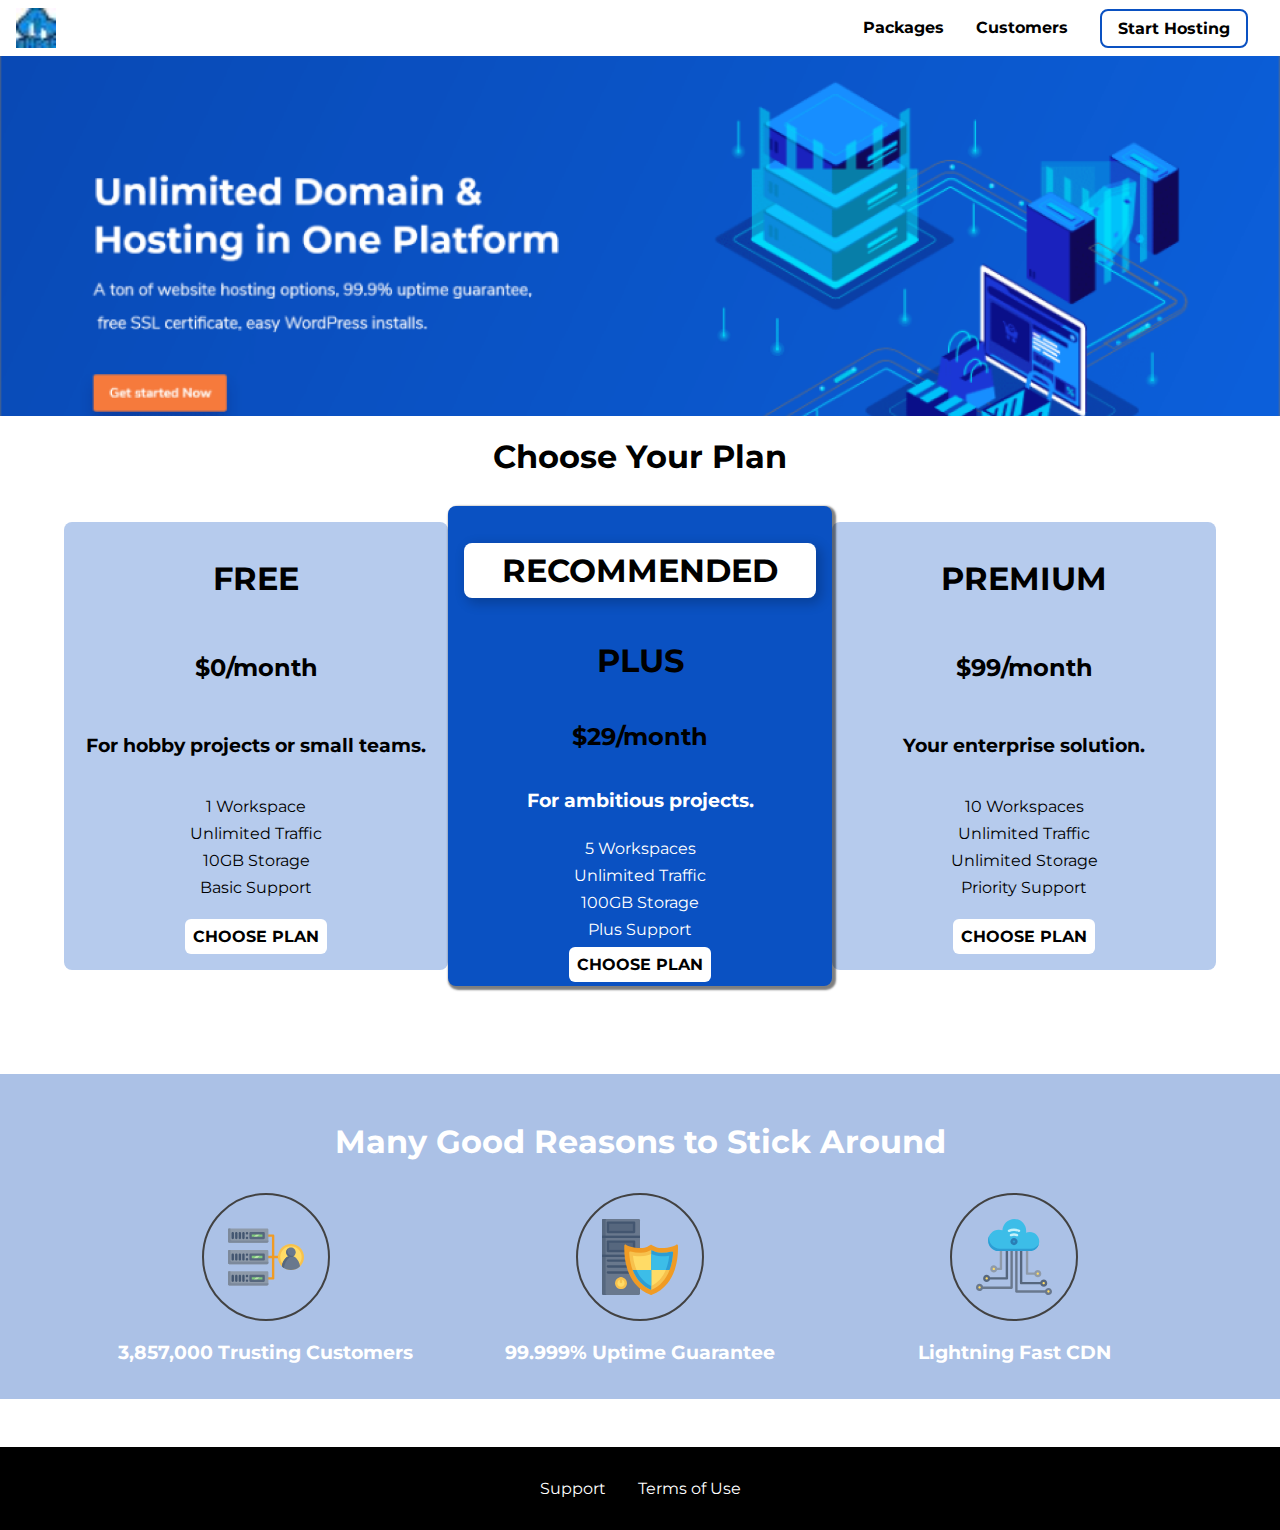
<file: index.html>
<!DOCTYPE html>
<html lang="en">

<head>
    <meta charset="UTF-8">
    <meta http-equiv="X-UA-Compatible" content="ie=edge">
    <meta name="viewport" content="width=device-width, initial-scale=1.0">
    <title>uHost</title>
    <link rel="shortcut icon" href="favicon.png">
    <link rel="stylesheet" href="shared.css">
    <link rel="stylesheet" href="main.css">
</head>

<body>
    <div class="backdrop"></div>
    <div class="modal">
        <h1 class="modal__title">Do you want to continue?</h1>
        <div class="modal__actions">
            <a href="start-hosting/index.html" class="modal__action">Yes!</a>
            <button class="modal__action modal__action--negative" type="button">No!</button>
        </div>
    </div>
    <header class="main-header">
        <div>
            <button class="toggle-button">
                <span class="toggle-button__bar"></span>
                <span class="toggle-button__bar"></span>
                <span class="toggle-button__bar"></span>
            </button>
            <a href="index.html" class="main-header__brand">
                <img src="./u-hosting.jpeg" alt="uHost - Your favorite hosting company">
            </a>
        </div>
        <nav class="main-nav">
            <ul class="main-nav__items">
                <li class="main-nav__item">
                    <a href="packages/index.html">Packages</a>
                </li>
                <li class="main-nav__item">
                    <a href="customers/index.html">Customers</a>
                </li>
                <li class="main-nav__item main-nav__item--cta">
                    <a href="start-hosting/index.html">Start Hosting</a>
                </li>
            </ul>
        </nav>
    </header>
    <nav class="mobile-nav">
        <ul class="mobile-nav__items">
            <li class="mobile-nav__item">
                <a href="packages/index.html">Packages</a>
            </li>
            <li class="mobile-nav__item">
                <a href="customers/index.html">Customers</a>
            </li>
            <li class="mobile-nav__item mobile-nav__item--cta">
                <a href="start-hosting/index.html">Start Hosting</a>
            </li>
        </ul>
    </nav>
    <main>
        <section id="product-overview">
        </section>
        <section id="plans">
            <h1 class="section-title">Choose Your Plan</h1>
            <div class="plan__list">
                <article class="plan">
                    <h1 class="plan__title">FREE</h1>
                    <h2 class="plan__price">$0/month</h2>
                    <h3>For hobby projects or small teams.</h3>
                    <ul class="plan__features">
                        <li class="plan__feature">1 Workspace</li>
                        <li class="plan__feature">Unlimited Traffic</li>
                        <li class="plan__feature">10GB Storage</li>
                        <li class="plan__feature">Basic Support</li>
                    </ul>
                    <div>
                        <button class="button">CHOOSE PLAN</button>
                    </div>
                </article>
                <article class="plan plan--highlighted">
                    <h1 class="plan__annotation">RECOMMENDED</h1>
                    <h1 class="plan__title">PLUS</h1>
                    <h2 class="plan__price">$29/month</h2>
                    <h3>For ambitious projects.</h3>
                    <ul class="plan__features">
                        <li class="plan__feature">5 Workspaces</li>
                        <li class="plan__feature">Unlimited Traffic</li>
                        <li class="plan__feature">100GB Storage</li>
                        <li class="plan__feature">Plus Support</li>
                    </ul>
                    <div>
                        <button class="button highlighted-btn">CHOOSE PLAN</button>
                    </div>
                </article>
                <article class="plan">
                    <h1 class="plan__title">PREMIUM</h1>
                    <h2 class="plan__price">$99/month</h2>
                    <h3>Your enterprise solution.</h3>
                    <ul class="plan__features">
                        <li class="plan__feature">10 Workspaces</li>
                        <li class="plan__feature">Unlimited Traffic</li>
                        <li class="plan__feature">Unlimited Storage</li>
                        <li class="plan__feature">Priority Support</li>
                    </ul>
                    <div>
                        <button class="button">CHOOSE PLAN</button>
                    </div>
                </article>
            </div>
        </section>
        <section id="key-features">
            <h1 class="section-title">Many Good Reasons to Stick Around</h1>
            <ul class="key-feature__list">
                <li class="key-feature">
                    <div class="key-feature__image">
                        <svg viewBox="0 0 512 512">
                            <path style="fill:#F09B24;" d="M344,248h-32V112c0-4.418-3.582-8-8-8h-40c-4.418,0-8,3.582-8,8s3.582,8,8,8h32v128h-32  c-4.418,0-8,3.582-8,8s3.582,8,8,8h32v128h-32c-4.418,0-8,3.582-8,8s3.582,8,8,8h40c4.418,0,8-3.582,8-8V264h32c4.418,0,8-3.582,8-8  S348.418,248,344,248z"
                            />
                            <path style="fill:#8E9AA9;" d="M264,64H8c-4.418,0-8,3.582-8,8v80c0,4.418,3.582,8,8,8h256c4.418,0,8-3.582,8-8V72  C272,67.582,268.418,64,264,64z"
                            />
                            <path style="fill:#7C899B;" d="M24,144c-4.418,0-8-3.582-8-8V64H8c-4.418,0-8,3.582-8,8v80c0,4.418,3.582,8,8,8h256  c4.418,0,8-3.582,8-8v-8H24z"
                            />
                            <rect x="152" y="96" style="fill:#B8E3A8;" width="88" height="32" />
                            <g>
                                <polygon style="fill:#7EC97D;" points="152,96 152,128 166,128 198,96  " />
                                <polygon style="fill:#7EC97D;" points="220,96 188,128 240,128 240,96  " />
                            </g>
                            <path style="fill:#56677E;" d="M240,136h-88c-4.418,0-8-3.582-8-8V96c0-4.418,3.582-8,8-8h88c4.418,0,8,3.582,8,8v32  C248,132.418,244.418,136,240,136z M160,120h72v-16h-72V120z"
                            />
                            <g>
                                <path style="fill:#435670;" d="M32,136c-4.418,0-8-3.582-8-8V96c0-4.418,3.582-8,8-8s8,3.582,8,8v32C40,132.418,36.418,136,32,136z   "
                                />
                                <path style="fill:#435670;" d="M56,136c-4.418,0-8-3.582-8-8V96c0-4.418,3.582-8,8-8s8,3.582,8,8v32C64,132.418,60.418,136,56,136z   "
                                />
                                <path style="fill:#435670;" d="M80,136c-4.418,0-8-3.582-8-8V96c0-4.418,3.582-8,8-8s8,3.582,8,8v32C88,132.418,84.418,136,80,136z   "
                                />
                                <path style="fill:#435670;" d="M104,136c-4.418,0-8-3.582-8-8V96c0-4.418,3.582-8,8-8s8,3.582,8,8v32   C112,132.418,108.418,136,104,136z"
                                />
                                <path style="fill:#435670;" d="M128,105c-4.418,0-8-3.582-8-8v-1c0-4.418,3.582-8,8-8s8,3.582,8,8v1   C136,101.418,132.418,105,128,105z"
                                />
                                <path style="fill:#435670;" d="M128,136c-4.418,0-8-3.582-8-8v-1c0-4.418,3.582-8,8-8s8,3.582,8,8v1   C136,132.418,132.418,136,128,136z"
                                />
                            </g>
                            <path style="fill:#8E9AA9;" d="M264,208H8c-4.418,0-8,3.582-8,8v80c0,4.418,3.582,8,8,8h256c4.418,0,8-3.582,8-8v-80  C272,211.582,268.418,208,264,208z"
                            />
                            <path style="fill:#7C899B;" d="M24,288c-4.418,0-8-3.582-8-8v-72H8c-4.418,0-8,3.582-8,8v80c0,4.418,3.582,8,8,8h256  c4.418,0,8-3.582,8-8v-8H24z"
                            />
                            <rect x="152" y="240" style="fill:#B8E3A8;" width="88" height="32" />
                            <g>
                                <polygon style="fill:#7EC97D;" points="152,240 152,272 166,272 198,240  " />
                                <polygon style="fill:#7EC97D;" points="220,240 188,272 240,272 240,240  " />
                            </g>
                            <path style="fill:#56677E;" d="M240,280h-88c-4.418,0-8-3.582-8-8v-32c0-4.418,3.582-8,8-8h88c4.418,0,8,3.582,8,8v32  C248,276.418,244.418,280,240,280z M160,264h72v-16h-72V264z"
                            />
                            <g>
                                <path style="fill:#435670;" d="M32,280c-4.418,0-8-3.582-8-8v-32c0-4.418,3.582-8,8-8s8,3.582,8,8v32C40,276.418,36.418,280,32,280   z"
                                />
                                <path style="fill:#435670;" d="M56,280c-4.418,0-8-3.582-8-8v-32c0-4.418,3.582-8,8-8s8,3.582,8,8v32C64,276.418,60.418,280,56,280   z"
                                />
                                <path style="fill:#435670;" d="M80,280c-4.418,0-8-3.582-8-8v-32c0-4.418,3.582-8,8-8s8,3.582,8,8v32C88,276.418,84.418,280,80,280   z"
                                />
                                <path style="fill:#435670;" d="M104,280c-4.418,0-8-3.582-8-8v-32c0-4.418,3.582-8,8-8s8,3.582,8,8v32   C112,276.418,108.418,280,104,280z"
                                />
                                <path style="fill:#435670;" d="M128,249c-4.418,0-8-3.582-8-8v-1c0-4.418,3.582-8,8-8s8,3.582,8,8v1   C136,245.418,132.418,249,128,249z"
                                />
                                <path style="fill:#435670;" d="M128,280c-4.418,0-8-3.582-8-8v-1c0-4.418,3.582-8,8-8s8,3.582,8,8v1   C136,276.418,132.418,280,128,280z"
                                />
                            </g>
                            <path style="fill:#8E9AA9;" d="M264,352H8c-4.418,0-8,3.582-8,8v80c0,4.418,3.582,8,8,8h256c4.418,0,8-3.582,8-8v-80  C272,355.582,268.418,352,264,352z"
                            />
                            <path style="fill:#7C899B;" d="M24,432c-4.418,0-8-3.582-8-8v-72H8c-4.418,0-8,3.582-8,8v80c0,4.418,3.582,8,8,8h256  c4.418,0,8-3.582,8-8v-8H24z"
                            />
                            <rect x="152" y="384" style="fill:#B8E3A8;" width="88" height="32" />
                            <g>
                                <polygon style="fill:#7EC97D;" points="152,384 152,416 166,416 198,384  " />
                                <polygon style="fill:#7EC97D;" points="220,384 188,416 240,416 240,384  " />
                            </g>
                            <path style="fill:#56677E;" d="M240,424h-88c-4.418,0-8-3.582-8-8v-32c0-4.418,3.582-8,8-8h88c4.418,0,8,3.582,8,8v32  C248,420.418,244.418,424,240,424z M160,408h72v-16h-72V408z"
                            />
                            <g>
                                <path style="fill:#435670;" d="M32,424c-4.418,0-8-3.582-8-8v-32c0-4.418,3.582-8,8-8s8,3.582,8,8v32C40,420.418,36.418,424,32,424   z"
                                />
                                <path style="fill:#435670;" d="M56,424c-4.418,0-8-3.582-8-8v-32c0-4.418,3.582-8,8-8s8,3.582,8,8v32C64,420.418,60.418,424,56,424   z"
                                />
                                <path style="fill:#435670;" d="M80,424c-4.418,0-8-3.582-8-8v-32c0-4.418,3.582-8,8-8s8,3.582,8,8v32C88,420.418,84.418,424,80,424   z"
                                />
                                <path style="fill:#435670;" d="M104,424c-4.418,0-8-3.582-8-8v-32c0-4.418,3.582-8,8-8s8,3.582,8,8v32   C112,420.418,108.418,424,104,424z"
                                />
                                <path style="fill:#435670;" d="M128,393c-4.418,0-8-3.582-8-8v-1c0-4.418,3.582-8,8-8s8,3.582,8,8v1   C136,389.418,132.418,393,128,393z"
                                />
                                <path style="fill:#435670;" d="M128,424c-4.418,0-8-3.582-8-8v-1c0-4.418,3.582-8,8-8s8,3.582,8,8v1   C136,420.418,132.418,424,128,424z"
                                />
                            </g>
                            <path style="fill:#F7C14D;" d="M424,168c-48.523,0-88,39.477-88,88s39.477,88,88,88s88-39.477,88-88S472.523,168,424,168z" />
                            <path style="fill:#FFDB66;" d="M424,184c-39.701,0-72,32.299-72,72s32.299,72,72,72s72-32.299,72-72S463.701,184,424,184z" />
                            <path style="fill:#69788D;" d="M484.893,314.16C476.393,274.588,451.922,248,424,248s-52.393,26.588-60.893,66.16  c-0.605,2.82,0.354,5.749,2.511,7.664C381.731,336.124,402.465,344,424,344s42.269-7.876,58.381-22.176  C484.539,319.909,485.498,316.98,484.893,314.16z"
                            />
                            <path style="fill:#56677E;" d="M434.053,249.171C430.768,248.403,427.411,248,424,248c-27.922,0-52.393,26.588-60.893,66.16  c-0.605,2.82,0.354,5.749,2.511,7.664c3.383,3.002,6.979,5.703,10.734,8.125C384.904,286.243,407.373,255.378,434.053,249.171z"
                            />
                            <path style="fill:#69788D;" d="M424,192c-17.645,0-32,14.355-32,32s14.355,32,32,32s32-14.355,32-32S441.645,192,424,192z" />
                            <path style="fill:#56677E;" d="M432,248c-17.645,0-32-14.355-32-32c0-6.783,2.128-13.076,5.742-18.258  C397.444,203.53,392,213.138,392,224c0,17.645,14.355,32,32,32c10.862,0,20.471-5.444,26.258-13.742  C445.076,245.872,438.783,248,432,248z"
                            />

                        </svg>
                    </div>
                    <p class="key-feature__description">3,857,000 Trusting Customers</p>
                </li>
                <li class="key-feature">
                    <div class="key-feature__image">
                        <svg viewBox="0 0 512 512">
                            <path style="fill:#69788D;" d="M248,0H8C3.582,0,0,3.582,0,8v496c0,4.418,3.582,8,8,8h240c4.418,0,8-3.582,8-8V8  C256,3.582,252.418,0,248,0z"
                            />
                            <path style="fill:#56677E;" d="M24,504V8c0-4.418,3.582-8,8-8H8C3.582,0,0,3.582,0,8v496c0,4.418,3.582,8,8,8h24  C27.582,512,24,508.418,24,504z"
                            />
                            <g>
                                <rect x="0" y="112" style="fill:#435670;" width="256" height="16" />
                                <rect x="0" y="240" style="fill:#435670;" width="256" height="16" />
                            </g>
                            <path style="fill:#F7C14D;" d="M128,392c-22.056,0-40,17.944-40,40s17.944,40,40,40s40-17.944,40-40S150.056,392,128,392z" />
                            <path style="fill:#FFDB66;" d="M128,408c-13.233,0-24,10.767-24,24s10.767,24,24,24s24-10.767,24-24S141.233,408,128,408z" />
                            <path style="fill:#F7C14D;" d="M128,392c-2.739,0-5.414,0.278-8,0.805V424c0,4.418,3.582,8,8,8c4.418,0,8-3.582,8-8v-31.195  C133.414,392.278,130.739,392,128,392z"
                            />
                            <g>
                                <path style="fill:#435670;" d="M216,288H40c-4.418,0-8-3.582-8-8s3.582-8,8-8h176c4.418,0,8,3.582,8,8S220.418,288,216,288z"
                                />
                                <path style="fill:#435670;" d="M216,328H40c-4.418,0-8-3.582-8-8s3.582-8,8-8h176c4.418,0,8,3.582,8,8S220.418,328,216,328z"
                                />
                                <path style="fill:#435670;" d="M216,368H40c-4.418,0-8-3.582-8-8s3.582-8,8-8h176c4.418,0,8,3.582,8,8S220.418,368,216,368z"
                                />
                                <path style="fill:#435670;" d="M216,16H40c-4.418,0-8,3.582-8,8v64c0,4.418,3.582,8,8,8h176c4.418,0,8-3.582,8-8V24   C224,19.582,220.418,16,216,16z"
                                />
                            </g>
                            <rect x="48" y="32" style="fill:#56677E;" width="160" height="48" />
                            <path style="fill:#435670;" d="M216,144H40c-4.418,0-8,3.582-8,8v64c0,4.418,3.582,8,8,8h176c4.418,0,8-3.582,8-8v-64  C224,147.582,220.418,144,216,144z"
                            />
                            <rect x="48" y="160" style="fill:#56677E;" width="160" height="48" />
                            <path style="fill:#F09B24;" d="M511.747,180.237c-0.194-6.537-8.107-10.107-13.135-5.894c-5.6,4.693-42.904,21.282-98.514,21.282  c-33.45,0-64.625-20.999-64.929-21.206c-2.9-1.991-6.764-1.85-9.512,0.346c-2.677,2.135-27.201,20.86-63.793,20.86  c-55.607,0-92.914-16.589-98.515-21.282c-5.028-4.211-12.941-0.645-13.135,5.894c-1.634,54.834,4.655,105.941,18.693,151.903  c12.096,39.604,29.759,74.047,52.497,102.373c27.538,34.304,62.743,59.882,104.66,76.045c3.069,1.918,6.757,1.921,9.83,0  c41.917-16.163,77.122-41.741,104.66-76.045c22.738-28.326,40.401-62.77,52.497-102.373  C507.092,286.179,513.381,235.071,511.747,180.237z"
                            />
                            <path style="fill:#F7C14D;" d="M476.21,221.226c-1.953-1.631-4.568-2.235-7.036-1.628c-21.686,5.327-44.926,8.028-69.075,8.028  c-25.926,0-49.633-8.975-64.955-16.504c-2.307-1.134-5.016-1.091-7.284,0.116c-14.059,7.477-36.919,16.388-65.994,16.388  c-24.153,0-47.394-2.701-69.075-8.028c-5.155-1.268-10.221,2.966-9.894,8.261c2.077,33.693,7.668,65.635,16.616,94.935  c22.774,74.565,66.139,126.334,128.888,153.868c2.032,0.891,4.397,0.891,6.43,0c61.777-27.107,104.716-78.876,127.62-153.868  c8.948-29.3,14.539-61.241,16.616-94.935C479.224,225.319,478.163,222.856,476.21,221.226z"
                            />
                            <path style="fill:#FFDB66;" d="M331.609,451.727c-52.604-25.289-89.304-70.987-109.144-135.944  c-6.532-21.39-11.162-44.336-13.82-68.447c17.133,2.852,34.952,4.291,53.22,4.291c29.394,0,53.376-7.793,69.978-15.561  c17.44,7.736,41.656,15.561,68.256,15.561c18.267,0,36.085-1.439,53.219-4.291c-2.659,24.112-7.288,47.06-13.82,68.448  C419.545,381.108,383.27,426.805,331.609,451.727z"
                            />
                            <g>
                                <path style="fill:#2C9DD4;" d="M479.066,227.858c0.157-2.539-0.903-5.002-2.856-6.633s-4.568-2.235-7.036-1.628   c-21.686,5.327-44.926,8.028-69.075,8.028c-25.926,0-49.633-8.975-64.955-16.504c-1.057-0.52-2.2-0.78-3.345-0.806l-0.072,133.351   h123.601c2.556-6.746,4.933-13.702,7.123-20.874C471.398,293.493,476.989,261.552,479.066,227.858z"
                                />
                                <path style="fill:#2C9DD4;" d="M206.658,343.667c24.153,63.42,65.028,108.108,121.743,132.995c1.031,0.452,2.147,0.673,3.263,0.666   l0.063-133.661H206.658z"
                                />
                            </g>
                            <g>
                                <path style="fill:#3CBDE8;" d="M439.497,315.783c6.532-21.389,11.161-44.336,13.82-68.448c-17.134,2.852-34.952,4.291-53.219,4.291   c-26.6,0-50.815-7.824-68.256-15.561l-0.116,107.601h97.758C433.179,334.807,436.524,325.518,439.497,315.783z"
                                />
                                <path style="fill:#3CBDE8;" d="M232.523,343.667c21.144,50.298,54.363,86.56,99.087,108.06l0.117-108.06H232.523z" />
                            </g>
                        </svg>
                    </div>
                    <p class="key-feature__description">99.999% Uptime Guarantee</p>
                </li>
                <li class="key-feature">
                    <div class="key-feature__image">
                        <svg viewBox="0 0 512 512">
                            <path style="fill:#8E9AA9;" d="M168,200c-4.418,0-8,3.582-8,8v120h-17.376c-3.302-9.311-12.194-16-22.624-16  c-13.234,0-24,10.767-24,24s10.766,24,24,24c10.429,0,19.321-6.689,22.624-16H168c4.418,0,8-3.582,8-8V208  C176,203.582,172.418,200,168,200z"
                            />
                            <path style="fill:#FFDB66;" d="M120,328c-4.411,0-8,3.589-8,8s3.589,8,8,8s8-3.589,8-8S124.411,328,120,328z" />
                            <path style="fill:#56677E;" d="M208,200c-4.418,0-8,3.582-8,8v184H94.624C91.322,382.689,82.43,376,72,376  c-13.234,0-24,10.767-24,24s10.766,24,24,24c10.429,0,19.321-6.689,22.624-16H208c4.418,0,8-3.582,8-8V208  C216,203.582,212.418,200,208,200z"
                            />
                            <path style="fill:#FFDB66;" d="M72,392c-4.411,0-8,3.589-8,8s3.589,8,8,8s8-3.589,8-8S76.411,392,72,392z" />
                            <path style="fill:#69788D;" d="M240,208c-4.418,0-8,3.582-8,8v239H47.24c-2.671-10.34-12.078-18-23.24-18c-13.234,0-24,10.767-24,24  s10.766,24,24,24c9.666,0,18.009-5.747,21.809-14H240c4.418,0,8-3.582,8-8V216C248,211.582,244.418,208,240,208z"
                            />
                            <path style="fill:#FFDB66;" d="M24,453c-4.411,0-8,3.589-8,8s3.589,8,8,8s8-3.589,8-8S28.411,453,24,453z" />
                            <path style="fill:#69788D;" d="M488,464c-10.429,0-19.321,6.689-22.624,16H280V208c0-4.418-3.582-8-8-8s-8,3.582-8,8v280  c0,4.418,3.582,8,8,8h193.376c3.302,9.311,12.194,16,22.624,16c13.234,0,24-10.767,24-24S501.234,464,488,464z"
                            />
                            <path style="fill:#FFDB66;" d="M488,480c-4.411,0-8,3.589-8,8s3.589,8,8,8s8-3.589,8-8S492.411,480,488,480z" />
                            <path style="fill:#56677E;" d="M456,408c-10.429,0-19.321,6.689-22.624,16H312V208c0-4.418-3.582-8-8-8s-8,3.582-8,8v224  c0,4.418,3.582,8,8,8h129.376c3.302,9.311,12.194,16,22.624,16c13.234,0,24-10.767,24-24S469.234,408,456,408z"
                            />
                            <path style="fill:#FFDB66;" d="M456,424c-4.411,0-8,3.589-8,8s3.589,8,8,8s8-3.589,8-8S460.411,424,456,424z" />
                            <path style="fill:#8E9AA9;" d="M416,344c-10.429,0-19.321,6.689-22.624,16H352V208c0-4.418-3.582-8-8-8s-8,3.582-8,8v160  c0,4.418,3.582,8,8,8h49.376c3.302,9.311,12.194,16,22.624,16c13.234,0,24-10.767,24-24S429.234,344,416,344z"
                            />
                            <path style="fill:#FFDB66;" d="M416,360c-4.411,0-8,3.589-8,8s3.589,8,8,8s8-3.589,8-8S420.411,360,416,360z" />
                            <path style="fill:#3CBDE8;" d="M362,88c-8.741,0-17.231,1.751-25.06,5.085C337.646,88.797,338,84.43,338,80  c0-44.112-35.888-80-80-80c-42.823,0-77.895,33.816-79.909,76.149C170.393,73.415,162.244,72,154,72c-39.701,0-72,32.299-72,72  s32.299,72,72,72h208c35.29,0,64-28.71,64-64S397.29,88,362,88z"
                            />
                            <path style="fill:#2C9DD4;" d="M368,200H160c-39.701,0-72-32.299-72-72c0-5.863,0.721-11.559,2.05-17.019  C84.918,120.88,82,132.102,82,144c0,39.701,32.299,72,72,72h208c30.389,0,55.88-21.296,62.379-49.743  C413.565,186.327,392.352,200,368,200z"
                            />
                            <path style="fill:#2A7DB5;" d="M256,128c-13.234,0-24,10.767-24,24s10.766,24,24,24c13.233,0,24-10.767,24-24S269.233,128,256,128z"
                            />
                            <path style="fill:#2C9DD4;" d="M256,144c-4.411,0-8,3.589-8,8s3.589,8,8,8c4.411,0,8-3.589,8-8S260.411,144,256,144z" />
                            <g>
                                <path style="fill:#C5F1FA;" d="M221.755,87.695c-2.994,0-5.864-1.688-7.233-4.572c-1.894-3.991-0.194-8.763,3.798-10.657   C230.157,66.849,242.834,64,256,64c13.166,0,25.844,2.849,37.68,8.466c3.992,1.895,5.692,6.666,3.798,10.657   s-6.666,5.692-10.657,3.798C277.144,82.328,266.774,80,256,80c-10.774,0-21.144,2.328-30.821,6.921   C224.072,87.446,222.904,87.695,221.755,87.695z"
                                />
                                <path style="fill:#C5F1FA;" d="M276.545,116.618c-1.148,0-2.316-0.249-3.424-0.774C267.745,113.293,261.985,112,256,112   c-5.985,0-11.745,1.293-17.121,3.844c-3.991,1.895-8.763,0.192-10.657-3.798c-1.894-3.992-0.193-8.764,3.798-10.657   C239.557,97.813,247.625,96,256,96c8.376,0,16.444,1.813,23.98,5.389c3.991,1.894,5.692,6.665,3.798,10.657   C282.41,114.93,279.539,116.618,276.545,116.618z"
                                />
                            </g>

                        </svg>
                    </div>
                    <p class="key-feature__description">Lightning Fast CDN</p>
                </li>
            </ul>
        </section>
    </main>
    <footer class="main-footer">
        <nav>
            <ul class="main-footer__links">
                <li class="main-footer__link">
                    <a href="#">Support</a>
                </li>
                <li class="main-footer__link">
                    <a href="#">Terms of Use</a>
                </li>
            </ul>
        </nav>
    </footer>
    <script src="shared.js"></script>
</body>

</html>
</file>
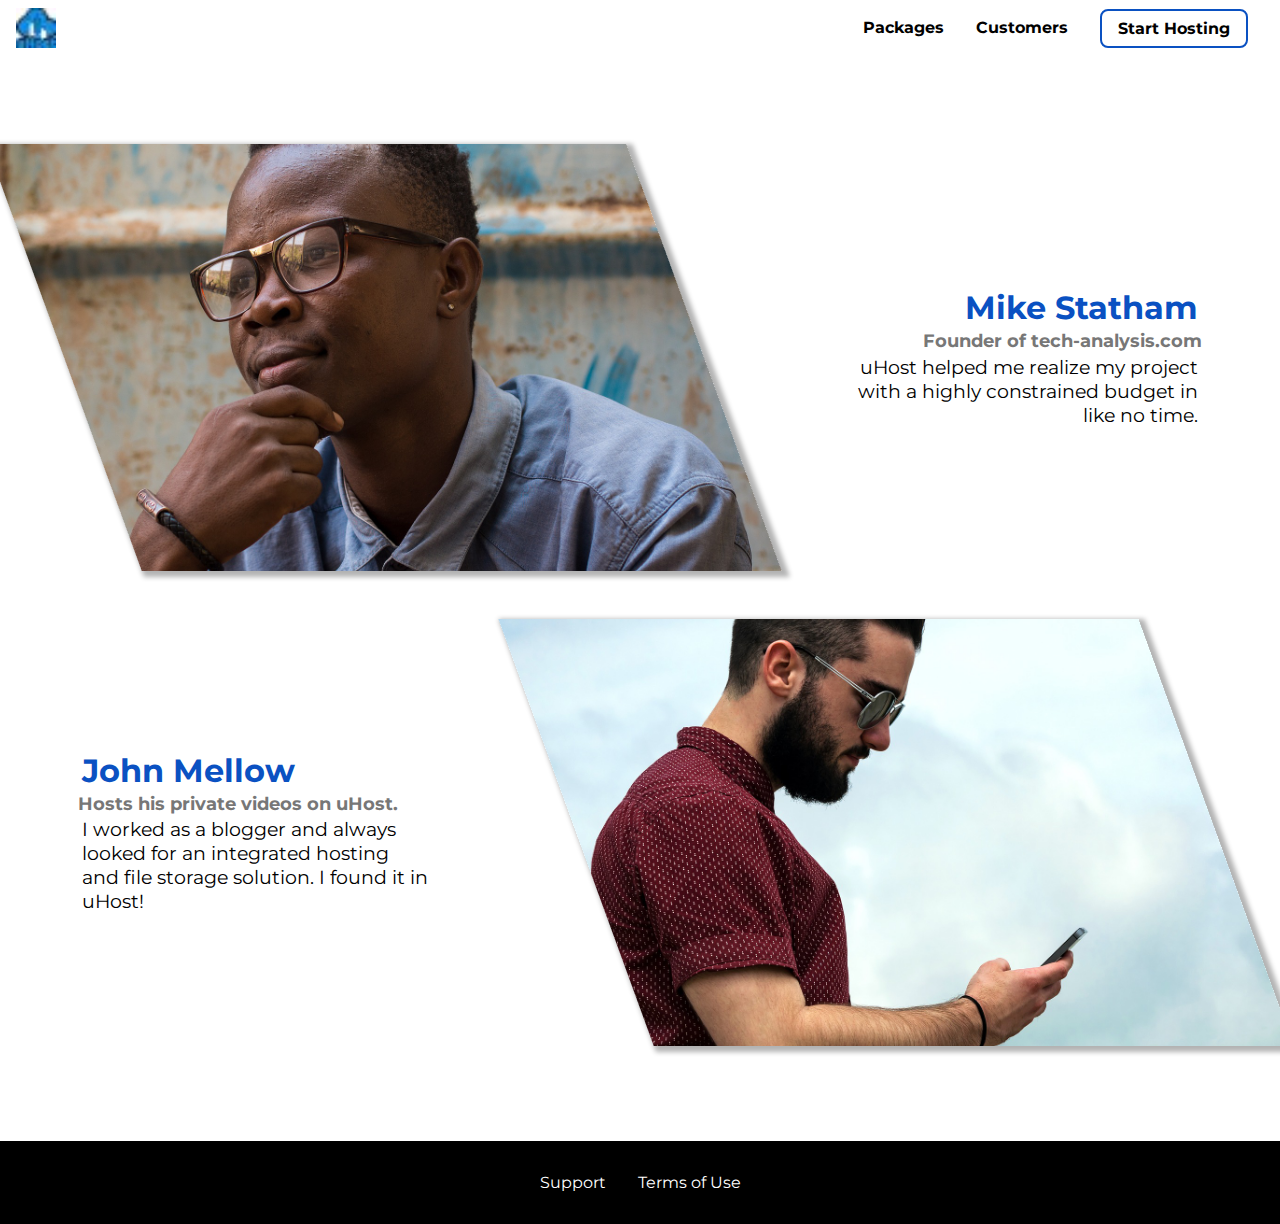
<file: customers/index.html>
<!DOCTYPE html>
<html lang="en">

<head>
    <meta charset="UTF-8">
    <meta name="viewport" content="width=device-width, initial-scale=1.0">
    <meta http-equiv="X-UA-Compatible" content="ie=edge">
    <title>uHost Customers</title>
    <link rel="shortcut icon" href="../favicon.png">
    <link rel="stylesheet" href="../shared.css">
    <link rel="stylesheet" href="customers.css">
</head>

<body>
    <div class="backdrop"></div>
    <header class="main-header">
        <div>
            <button class="toggle-button">
                <span class="toggle-button__bar"></span>
                <span class="toggle-button__bar"></span>
                <span class="toggle-button__bar"></span>
            </button>
            <a href="../index.html" class="main-header__brand">
                <img src="../u-hosting.jpeg" alt="uHost - Your favorite hosting company">
            </a>
        </div>
        <nav class="main-nav">
            <ul class="main-nav__items">
                <li class="main-nav__item">
                    <a href="../packages/index.html">Packages</a>
                </li>
                <li class="main-nav__item">
                    <a href="index.html">Customers</a>
                </li>
                <li class="main-nav__item main-nav__item--cta">
                    <a href="../start-hosting/index.html">Start Hosting</a>
                </li>
            </ul>
        </nav>
    </header>
    <nav class="mobile-nav">
        <ul class="mobile-nav__items">
            <li class="mobile-nav__item">
                <a href="../packages/index.html">Packages</a>
            </li>
            <li class="mobile-nav__item">
                <a href="index.html">Customers</a>
            </li>
            <li class="mobile-nav__item mobile-nav__item--cta">
                <a href="../start-hosting/index.html">Start Hosting</a>
            </li>
        </ul>
    </nav>
    <main>
        <div>
            <div class="testimonial" id="customer-1">
                <div class="testimonial__image-container">
                    <img src="../images/customer-1.jpg" alt="Mike Statham - Customer" class="testimonial__image">
                </div>
                <div class="testimonial__info">
                    <h1 class="testimonial__name">Mike Statham</h1>
                    <h2 class="testimonial__subtitle">Founder of
                        <a href="tech-analysis.com">tech-analysis.com</a>
                    </h2>
                    <p class="testimonial__text">uHost helped me realize my project with a highly constrained budget in like no time.</p>
                </div>
            </div>
            <div class="testimonial" id="customer-2">

                <div class="testimonial__info">
                    <h1 class="testimonial__name">John Mellow</h1>
                    <h2 class="testimonial__subtitle">Hosts his private videos on uHost.
                    </h2>
                    <p class="testimonial__text">I worked as a blogger and always looked for an integrated hosting and file storage solution. I found
                        it in uHost!
                    </p>
                </div>
                <div class="testimonial__image-container">
                    <img src="../images/customer-2.jpg" alt="John Mellow - Customer" class="testimonial__image">
                </div>
            </div>
        </div>
    </main>
    <footer class="main-footer">
        <nav>
            <ul class="main-footer__links">
                <li class="main-footer__link">
                    <a href="#">Support</a>
                </li>
                <li class="main-footer__link">
                    <a href="#">Terms of Use</a>
                </li>
            </ul>
        </nav>
    </footer>
    <script src="../shared.js"></script>
</body>

</html>
</file>
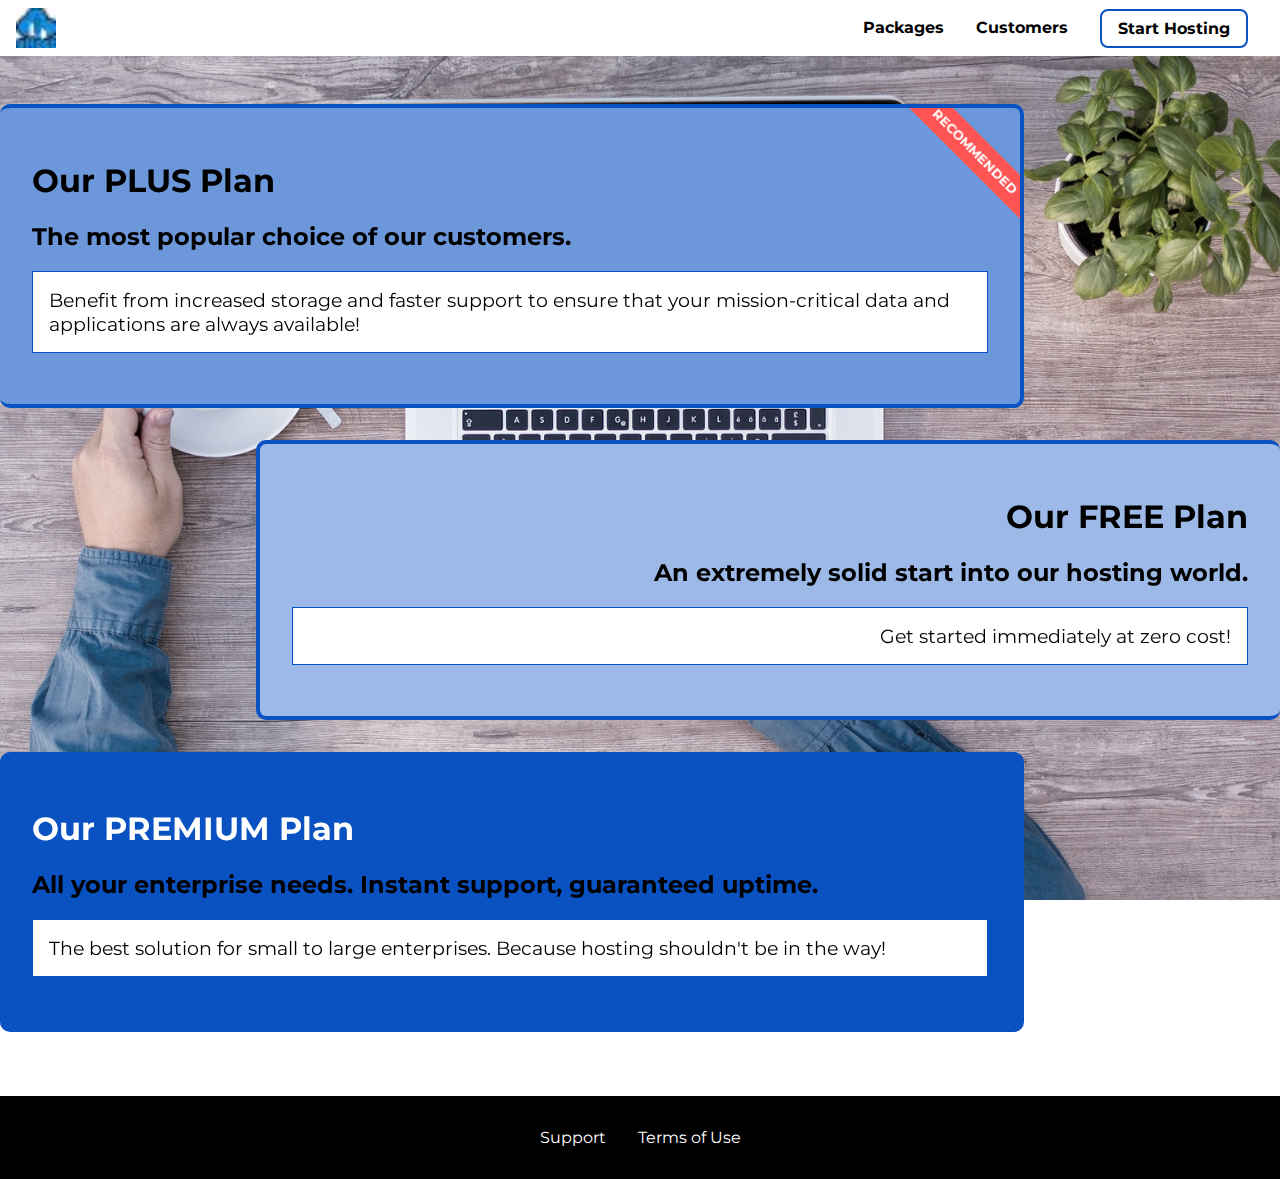
<file: packages/index.html>
<!DOCTYPE html>
<html lang="en">

<head>
    <meta charset="UTF-8">
    <meta http-equiv="X-UA-Compatible" content="ie=edge">
    <meta name="viewport" content="width=device-width, initial-scale=1.0">
    <title>uHost</title>
    <link rel="shortcut icon" href="../favicon.png">
    <link rel="stylesheet" href="../shared.css">
    <link rel="stylesheet" href="packages.css">
</head>

<body>
    <div class="backdrop"></div>
    <div class="background"></div>
    <header class="main-header">
        <div>
            <button class="toggle-button">
                <span class="toggle-button__bar"></span>
                <span class="toggle-button__bar"></span>
                <span class="toggle-button__bar"></span>
            </button>
            <a href="../index.html" class="main-header__brand">
                <img src="../u-hosting.jpeg" alt="uHost - Your favorite hosting company">
            </a>
        </div>
        <nav class="main-nav">
            <ul class="main-nav__items">
                <li class="main-nav__item">
                    <a href="index.html">Packages</a>
                </li>
                <li class="main-nav__item">
                    <a href="../customers/index.html">Customers</a>
                </li>
                <li class="main-nav__item main-nav__item--cta">
                    <a href="../start-hosting/index.html">Start Hosting</a>
                </li>
            </ul>
        </nav>
    </header>
    <nav class="mobile-nav">
        <ul class="mobile-nav__items">
            <li class="mobile-nav__item">
                <a href="index.html">Packages</a>
            </li>
            <li class="mobile-nav__item">
                <a href="../customers/index.html">Customers</a>
            </li>
            <li class="mobile-nav__item mobile-nav__item--cta">
                <a href="../start-hosting/index.html">Start Hosting</a>
            </li>
        </ul>
    </nav>
    <main>
        <section class="package" id="plus">
            <a href="#">
                <h1 class="package__title">Our PLUS Plan</h1>
                <h2 class="package__badge">RECOMMENDED</h2>
                <h2 class="package__subtitle">The most popular choice of our customers.</h2>
                <p class="package__info">Benefit from increased storage and faster support to ensure that your mission-critical data and applications
                    are always available!</p>
            </a>
        </section>
        <section class="package" id="free">
            <a href="#">
                <h1 class="package__title">Our FREE Plan</h1>
                <h2 class="package__subtitle">An extremely solid start into our hosting world.</h2>
                <p class="package__info">Get started immediately at zero cost!</p>
            </a>
        </section>
        <div class="clearfix"></div>
        <section class="package" id="premium">
            <a href="#">
                <h1 class="package__title">Our PREMIUM Plan</h1>
                <h2 class="package__subtitle">All your enterprise needs. Instant support, guaranteed uptime. </h2>
                <p class="package__info">The best solution for small to large enterprises. Because hosting shouldn't be in the way!</p>
            </a>
        </section>
    </main>
    <footer class="main-footer">
        <nav>
            <ul class="main-footer__links">
                <li class="main-footer__link">
                    <a href="#">Support</a>
                </li>
                <li class="main-footer__link">
                    <a href="#">Terms of Use</a>
                </li>
            </ul>
        </nav>
    </footer>
    <script src="../shared.js"></script>
</body>

</html>
</file>
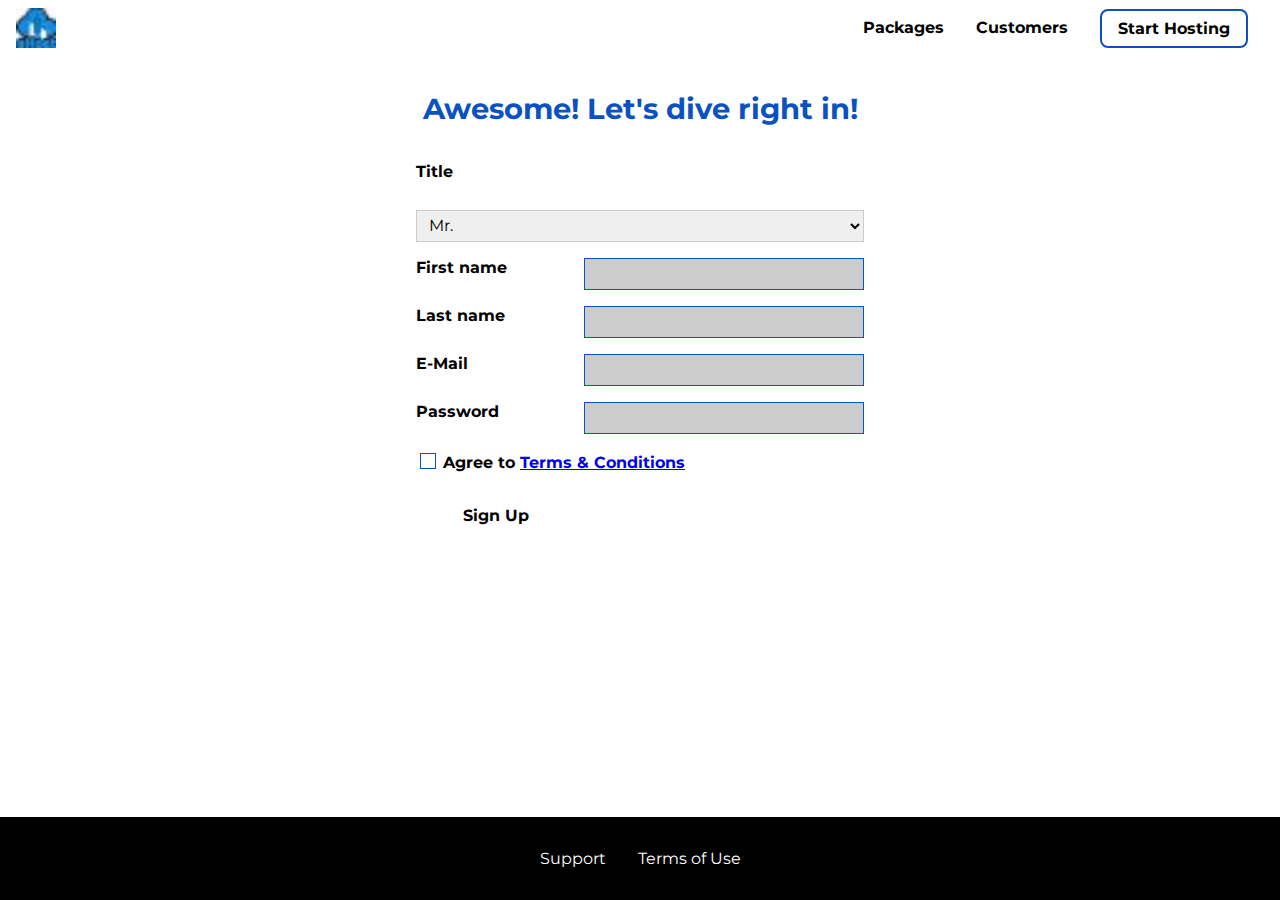
<file: start-hosting/index.html>
<!DOCTYPE html>
<html lang="en">

<head>
    <meta charset="UTF-8">
    <meta name="viewport" content="width=device-width, initial-scale=1.0">
    <meta http-equiv="X-UA-Compatible" content="ie=edge">
    <title>uHost Signup</title>
    <link rel="shortcut icon" href="../favicon.png">
    <link rel="stylesheet" href="../shared.css">
    <link rel="stylesheet" href="start-hosting.css">
</head>

<body>
    <div class="backdrop"></div>
    <header class="main-header">
        <div>
            <button class="toggle-button">
                <span class="toggle-button__bar"></span>
                <span class="toggle-button__bar"></span>
                <span class="toggle-button__bar"></span>
            </button>
            <a href="../index.html" class="main-header__brand">
                <img src="../u-hosting.jpeg" alt="uHost - Your favorite hosting company">
            </a>
        </div>
        <nav class="main-nav">
            <ul class="main-nav__items">
                <li class="main-nav__item">
                    <a href="../packages/index.html">Packages</a>
                </li>
                <li class="main-nav__item">
                    <a href="../customers/index.html">Customers</a>
                </li>
                <li class="main-nav__item main-nav__item--cta">
                    <a href="index.html">Start Hosting</a>
                </li>
            </ul>
        </nav>
    </header>
    <nav class="mobile-nav">
        <ul class="mobile-nav__items">
            <li class="mobile-nav__item">
                <a href="../packages/index.html">Packages</a>
            </li>
            <li class="mobile-nav__item">
                <a href="../customers/index.html">Customers</a>
            </li>
            <li class="mobile-nav__item mobile-nav__item--cta">
                <a href="index.html">Start Hosting</a>
            </li>
        </ul>
    </nav>
    <main class="signup-page">
        <h1 class="signup-title">Awesome! Let's dive right in!</h1>
        <form action="index.html" class="signup-form">
            <label for="title">Title</label>
            <select id="title">
                <option value="mr">Mr.</option>
                <option value="ms">Ms.</option>
            </select>
            <label for="first-name">First name</label>
            <input type="text" id="first-name" required>
            <label for="last-name">Last name</label>
            <input type="text" id="last-name" required>
            <label for="email">E-Mail</label>
            <input type="email" id="email" required>
            <label for="password">Password</label>
            <input type="password" id="password" required>
            <div class="signup-form__checkbox">
                <input type="checkbox" id="agree-terms" required>
                <label for="agree-terms">Agree to
                    <a href="#">Terms &amp; Conditions</a>
                </label>
            </div>
            <button type="submit" class="button">Sign Up</button>
        </form>
    </main>
    <footer class="main-footer">
        <nav>
            <ul class="main-footer__links">
                <li class="main-footer__link">
                    <a href="#">Support</a>
                </li>
                <li class="main-footer__link">
                    <a href="#">Terms of Use</a>
                </li>
            </ul>
        </nav>
    </footer>
    <script src="../shared.js"></script>
</body>

</html>
</file>
<file: shared.css>
@import url('https://fonts.googleapis.com/css?family=Roboto:100,400,900');
@import url('https://fonts.googleapis.com/css?family=Anton');
@import url('https://fonts.googleapis.com/css?family=Montserrat:400,700');

:root {
  --blue: #0a51c2;
  --white:#fff;
  --black:#000;
  --highlight-color: #ff1b68;
}

* {
  box-sizing: border-box;
}

html {
  height: 100%;
}

body {
  font-family: "Montserrat", sans-serif;
  margin: 0;
  padding-top: 3.5rem;
}

@supports (display: grid) {
  body {
    display: grid;
    grid-template-rows: 3.5rem auto fit-content(8rem);
    grid-template-areas: "header"
                         "main"
                         "footer";
    padding-top: 0;
    height: 100%;
  }
}

main {
  /* grid-row: 2 / 3; */
  grid-area: main;
}

.backdrop {
  display: none;
  position: fixed;
  opacity: 0;
  top: 0;
  left: 0;
  z-index: 100;
  width: 100vw;
  height: 100vh;
  background: rgba(0, 0, 0, 0.5);
  transition: opacity 0.2s linear;
}

.main-header {
  width: 100%;
  position: fixed;
  top: 0;
  left: 0;
  background: #fff;
  padding: 0.5rem 1rem;
  z-index: 60;
  display: -webkit-box;
  display: -ms-flexbox;
  display: -webkit-flex;
  display: flex;
  align-items: center;
  justify-content: space-between;
}

.toggle-button {
  width: 3rem;
  background: transparent;
  border: none;
  cursor: pointer;
  padding-top: 0;
  padding-bottom: 0;
  vertical-align: middle;
}

.toggle-button:focus {
  outline: none;
}

.toggle-button__bar {
  width: 100%;
  height: 0.2rem;
  background: black;
  display: block;
  margin: 0.6rem 0;
}

.main-header__brand {
  color: #0e4f1f;
  text-decoration: none;
  font-weight: bold;
  /* width: 20px; */
}

.main-header__brand img {
  height: 2.5rem;
  vertical-align: middle;
  /* width: 100%; */
}

.main-nav {
  display: none;
}

.main-nav__items {
  margin: 0;
  padding: 0;
  list-style: none;
  display: flex;
}

.main-nav__item {
  margin: 0 1rem;
}

.main-nav__item a,
.mobile-nav__item a {
  text-decoration: none;
  color: var(--dark-green);
  font-weight: bold;
  padding: 0.2rem 0;
}

.main-nav__item a:hover,
.main-nav__item a:active {
  color: white;
  border-bottom: 5px solid white;
}

.main-nav__item--cta {
  animation: wiggle 400ms 3s 8 ease-out none;
}

.main-nav__item--cta a,
.mobile-nav__item--cta a {
  color: var(--black);
  background: var(--white);
  border: 2px solid #0a51c2;
  padding: 0.5rem 1rem;
  border-radius: 8px;
}

.main-nav__item--cta a:hover,
.main-nav__item--cta a:active,
.mobile-nav__item--cta a:hover,
.mobile-nav__item--cta a:active {
  color: var(--black);
  background: #fff;
  border: none;
}

@media (min-width: 40rem) {
  .toggle-button {
    display: none;
  }

  .main-nav {
    display: flex;
  }
}

.main-footer {
  background: black;
  padding: 2rem;
  margin-top: 3rem;
  /* grid-row: 3 / 4; */
  grid-area: footer;
}

.main-footer__links {
  list-style: none;
  margin: 0;
  padding: 0;
  display: flex;
  flex-direction: column;
  align-items: center;
}

.main-footer__link {
  margin: 0.5rem 0;
}

.main-footer__link a {
  color: white;
  text-decoration: none;
}

.main-footer__link a:hover,
.main-footer__link a:active {
  color: #ccc;
}

.mobile-nav {
  transform: translateX(-100%);
  position: fixed;
  z-index: 101;
  top: 0;
  left: 0;
  background: white;
  width: 80%;
  height: 100vh;
  transition: transform 300ms ease-out;
}

.mobile-nav__items {
  width: 90%;
  height: 100%;
  list-style: none;
  margin: 0 auto;
  padding: 0;
  display: flex;
  flex-direction: column;
  justify-content: center;
  align-items: center;
}

.mobile-nav__item {
  margin: 1rem 0;
}

.mobile-nav__item a {
  font-size: 1.5rem;
}

.button {
  background: var(--white);
  color: black;
  font: inherit;
  border: 1.5px solid var(--dark-green);
  padding: 0.5rem;
  border-radius: 6px;
  font-weight: bold;
  cursor: pointer;
}

.button:hover,
.button:active {
  background: white;
  color: var(--dark-green);
}

.button:focus {
  outline: none;
}

.button[disabled] {
  cursor: not-allowed;
  border: #a1a1a1;
  background: #ccc;
  color: #a1a1a1;
} 

.open {
    display: block !important;
    opacity: 1 !important;
    transform: translateY(0) !important;
}

@media (min-width: 40rem) {
  .main-footer__link {
    margin: 0 1rem;
  }

  .main-footer__links {
    flex-direction: row;
    justify-content: center;
  }
}

@keyframes wiggle {
  0% {
    transform: rotateZ(0);
  }
  50% {
    transform: rotateZ(-10deg);
  }
  100% {
    transform: rotateZ(10deg);
  }
}
</file>
<file: main.css>
:root {
  --blue: #0a51c2;
  --white:#fff;
  --black:#000;
  --highlight-color: #ff1b68;
}
#product-overview {
  background:url("images/hosting.png") center/cover;
  width: 100vw;
  height: 33vh;
  position: relative;
}

#product-overview h1 {
  color: white;
  font-family: "Anton", sans-serif;
  position: absolute;
  bottom: 5%;
  left: 3%;
  font-size: 1.6rem;
}

@media (min-width: 40rem) and (min-height: 40rem) {
  #product-overview {
    height: 40vh;
    background-position: 50% 25%;
  }

  #product-overview h1 {
    font-size: 3rem;
  }
}

.section-title {
  color: var(--black);
  text-align: center;
}

.plan {
  background: #b6cbed;
  text-align: center;
  padding: 1rem;
  margin: 0.5rem 0;
  width: 100%;
  border-radius: 8px;
}

.plan--highlighted {
  background: #0a51c2;
  color: white;
}

.plan__annotation {
  background: white;
  color: var(--black);
  padding: 0.5rem;
  box-shadow: 4px 4px 12px 2px rgba(0, 0, 0, 0.2);
  border-radius: 8px;
}

.plan__title {
  color: var(--black);
}

.plan__price {
  color: var(--black);
}

.plan--highlighted .plan__title {
  color:var(--black);
}

.plan--highlighted .plan__price {
  color: var(--black);
}
.plan--highlighted .highlighted-btn {
  background:var(--white);
  color:var(--black);
}
.plan__features {
  list-style: none;
  margin: 0;
  padding: 0;
}

.plan__feature {
  margin: 0.5rem 0;
}

@media (min-width: 40rem) {
  .plan__list { 
    width: 100%;
    display: flex;
    justify-content: center;
    align-items: center;
  }

  .plan {
    width: 30%;
    min-width: 13rem;
    max-width: 25rem;
    display: flex;
    flex-direction: column;
    justify-content: space-between;
    height: 28rem;
  }

  .plan--highlighted {
    box-shadow: 2px 2px 2px 2px rgba(0, 0, 0, 0.5);
    height: 30rem;
    z-index: 50;
  }
}

#key-features {
  background: #abc1e6;
  margin-top: 5rem;
  padding: 1rem;
}

#key-features .section-title {
  color: white;
  margin: 2rem;
}

.key-feature__list {
  list-style: none;
  margin: 0;
  padding: 0;
  text-align: center;
}

.key-feature__image {
  background: #abc1e6;
  width: 128px;
  height: 128px;
  border: 2px solid #424242;
  border-radius: 50%;
  margin: auto;
  padding: 1.5rem;
}

.key-feature__description {
  text-align: center;
  font-weight: bold;
  color: white;
  font-size: 1.2rem;
}

@media (min-width: 40rem) {
  .key-feature {
    width: 30%;
    max-width: 25rem;
  }

  .key-feature__list {
    display: flex;
    justify-content: center;
  }
}

/* h1 {
    font-family: sans-serif;
} */

.modal {
  position: fixed;
  opacity: 0;
  transform: translateY(-3rem);
  transition: opacity 200ms ease-out, transform 500ms cubic-bezier(0.55, 0.055, 0.675, 0.19);
  z-index: 200;
  top: 20%;
  left: 30%;
  width: 40%;
  background: white;
  padding: 1rem;
  border: 1px solid #ccc;
  box-shadow: 1px 1px 1px rgba(0, 0, 0, 0.5);
}

.modal__title {
  text-align: center;
  margin: 0 0 1rem 0;
}

.modal__actions {
  text-align: center;
}

.modal__action {
  border: 1px solid #0e4f1f;
  background: #0e4f1f;
  text-decoration: none;
  color: white;
  font: inherit;
  padding: 0.5rem 1rem;
  cursor: pointer;
}

.modal__action:hover,
.modal__action:active {
  background: #2ddf5c;
  border-color: #2ddf5c;
}

.modal__action--negative {
  background: red;
  border-color: red;
}

.modal__action--negative:hover,
.modal__action--negative:active {
  background: #ff5454;
  border-color: #ff5454;
}
</file>
<file: customers/customers.css>
main {
  padding-top: 2.5rem;
}

.testimonial {
    font-size: 1.2rem;
  }
  
  /*.testimonial__list {
    width: 80%;
    margin: auto;
  }*/

  .testimonial__image-container {
    width: 60%;
    max-width: 40rem;
    box-shadow: 3px 3px 5px 3px rgba(0,0,0,0.3);
    transform: skew(20deg);
    overflow: hidden;
  }

  #customer-1:hover .testimonial__image-container {
    animation: flip-customer 1s ease-out forwards;
  }

  .testimonial__image {
    width: 100%;
    vertical-align: top;
    transform: skew(-20deg) scale(1.4);
  }
  
  .testimonial__info {
    text-align: right;
    padding: 0.9rem;
  }
  
  #customer-2.testimonial {
    text-align: right;
  }
  
  #customer-2 .testimonial__info {
    text-align: left;
  }
  
  .testimonial__name {
    margin: 0.2rem;
    color: #0a51c2;
    font-size: 2rem;
  }
  
  .testimonial__subtitle {
    margin: 0;
    font-size: 1.1rem;
    color: #777;
  }
  
  .testimonial__subtitle a {
    color: inherit;
    text-decoration: none;
  }
  
  .testimonial__subtitle a:hover,
  .testimonial__subtitle a:active {
    color: #7a7a7a;
  }

  .testimonial__text {
    margin: 0.2rem;
  }

  @media (min-width: 40rem) {
    .testimonial {
      margin: 3rem auto;
      max-width: 1500px;
      display: flex;
      align-items: center;
      justify-content: space-around;
    }

    .testimonial__image-container {
      width: 66%;
    }

    .testimonial__info {
      width: 30%;
    }
  }

  @keyframes flip-customer {
    0% {
      transform: rotateY(0) skew(20deg);
    }
    50% {
      transform: rotateY(160deg) skew(20deg);
    }
    100% {
      transform: rotateY(360deg) skew(20deg);
    }
  }
</file>
<file: packages/packages.css>
@font-face {
    font-family: "AnonymousPro";
    src: url("anonymousPro-Regular.ttf") format("truetype");
}

@font-face {
    font-family: "AnonymousPro";
    src: url("anonymousPro-Bold.ttf");
    font-weight: 700;
}

main {
    padding-top: 2rem;
}

.background {
    background: url("../images/plans-background.jpg") center/cover;
    filter: grayscale(40%);
    width: 100vw;
    height: 100vh;
    position: fixed;
    z-index: -1;
}

.package {
    width: 80%;
    margin: 1rem 0;
    border: 4px solid #0a51c2;
    border-radius: 10px;
    border-left: none;
    position: relative;
    overflow: hidden;
}

.package:hover,
.package:active {
    box-shadow: 4px 4px 12px rgba(0,0,0,0.2);
    border-color: #0a51c2;
    /* border-color: #ff5454 !important; */
    animation: push-up 1s ease-out forwards;
}

.package a {
    text-decoration: none;
    color: inherit;
    display: block;
    padding: 2rem;
}

.package__badge {
    position: absolute;
    top: 0;
    right: 0;
    margin: 0;
    font-size: 0.8rem;
    color: white;
    background: #ff5454;
    padding: 0.5rem;
    transform: rotate(45deg) translate(3.5rem, -1rem);
    transform-origin: center;
    width: 12rem;
    text-align: center;
}

.package__subtitle {
    color: var(--black);
}

.package__info {
    padding: 1rem;
    border: 1px solid #0a51c2;
    color: black;
    background: white;
    font-size: 1.2rem;
    /* font-style font-variant font-weight font-size/line-height font-family*/
}

.clearfix {
    clear: both;
}

#plus {
    background: #6c97da;
}

#free {
    background: #9db9e7;
    float: right;
    border-right: none;
    border-left: 4px solid #0a51c2;
    text-align: right;
}

#free:hover,
#free:active {
    border-left-color: #0a51c2;
}

#premium {
    background: #0a51c2;
}

#premium .package__title {
    color: white;
}

#premium .package__subtitle {
    color: var(--black);
}

@media (min-width: 40rem) {
    main {
      max-width: 1500px;
      margin-left: auto;
      margin-right: auto;
    }
}

@media (min-width: 1500px) {
    .package {
      border-left: 4px solid #0e4f1f;
    }

    #free {
      border-right: 4px solid #0e4f1f;
    }

    #free:hover,
    #free:active {
      border-right-color: #ff5454;
    }
}

@keyframes push-up {
    0% {
        transform: translateY(0);
    }

    33% {
        transform: translateY(-1.5rem);
    }
    
    100% {
        transform: translateY(-1rem);
    }
}
</file>
<file: start-hosting/start-hosting.css>
main {
    padding-top: 1rem;
}

.signup-title {
    text-align: center;
    font-size: 1.8rem;
    color: #0a51c2;
}

.signup-form {
    padding: 1rem;
    display: grid;
    grid-auto-rows: 2rem;
    grid-row-gap: 0.5rem;
}

.signup-form label {
    font-weight: bold;
}

.signup-form label,
.signup-form input,
.signup-form select {
    display: block;
    width: 100%;
}

/* .signup-form input[type="checkbox"] */
.signup-form input[id*="terms"],
.signup-form input[id*="terms"] + label {
    display: inline-block;
    width: auto;
    vertical-align: bottom;
}

.signup-form input:not([type="checkbox"]),
.signup-form select {
    border: 1px solid #ccc;
    padding: 0.2rem 0.5rem;
    font: inherit;
}

.signup-form input:focus,
.signup-form select:focus {
    outline: none;
    background: #0a51c2;
}

.signup-form input[type="checkbox"] {
    border: 1px solid black;
    background: white;
    width: 1rem;
    height: 1rem;
    -webkit-appearance: none;
    -moz-appearance: none;
    appearance: none;
}

.signup-form input[type="checkbox"]:checked {
    background: #0a51c2;
    border: 1px solid #0a51c2;
}

.signup-form input.invalid,
.signup-form select.invalid,
.signup-form :invalid {
    border-color: #0a51c2 !important;
    background: #ccc;
}

.signup-form button[type="submit"] {
    display: block;
}

@media (min-width: 40rem) {
    .signup-form {
        margin: auto;
        width: 30rem;
        grid-template-columns: 10rem auto;
        grid-row-gap: 1rem;
        grid-column-gap: 0.5rem;
    }

    .signup-form [id="title"] {
        grid-column: span 2;
    }

    .signup-form__checkbox {
        grid-column: span 2;
    }
}
</file>
